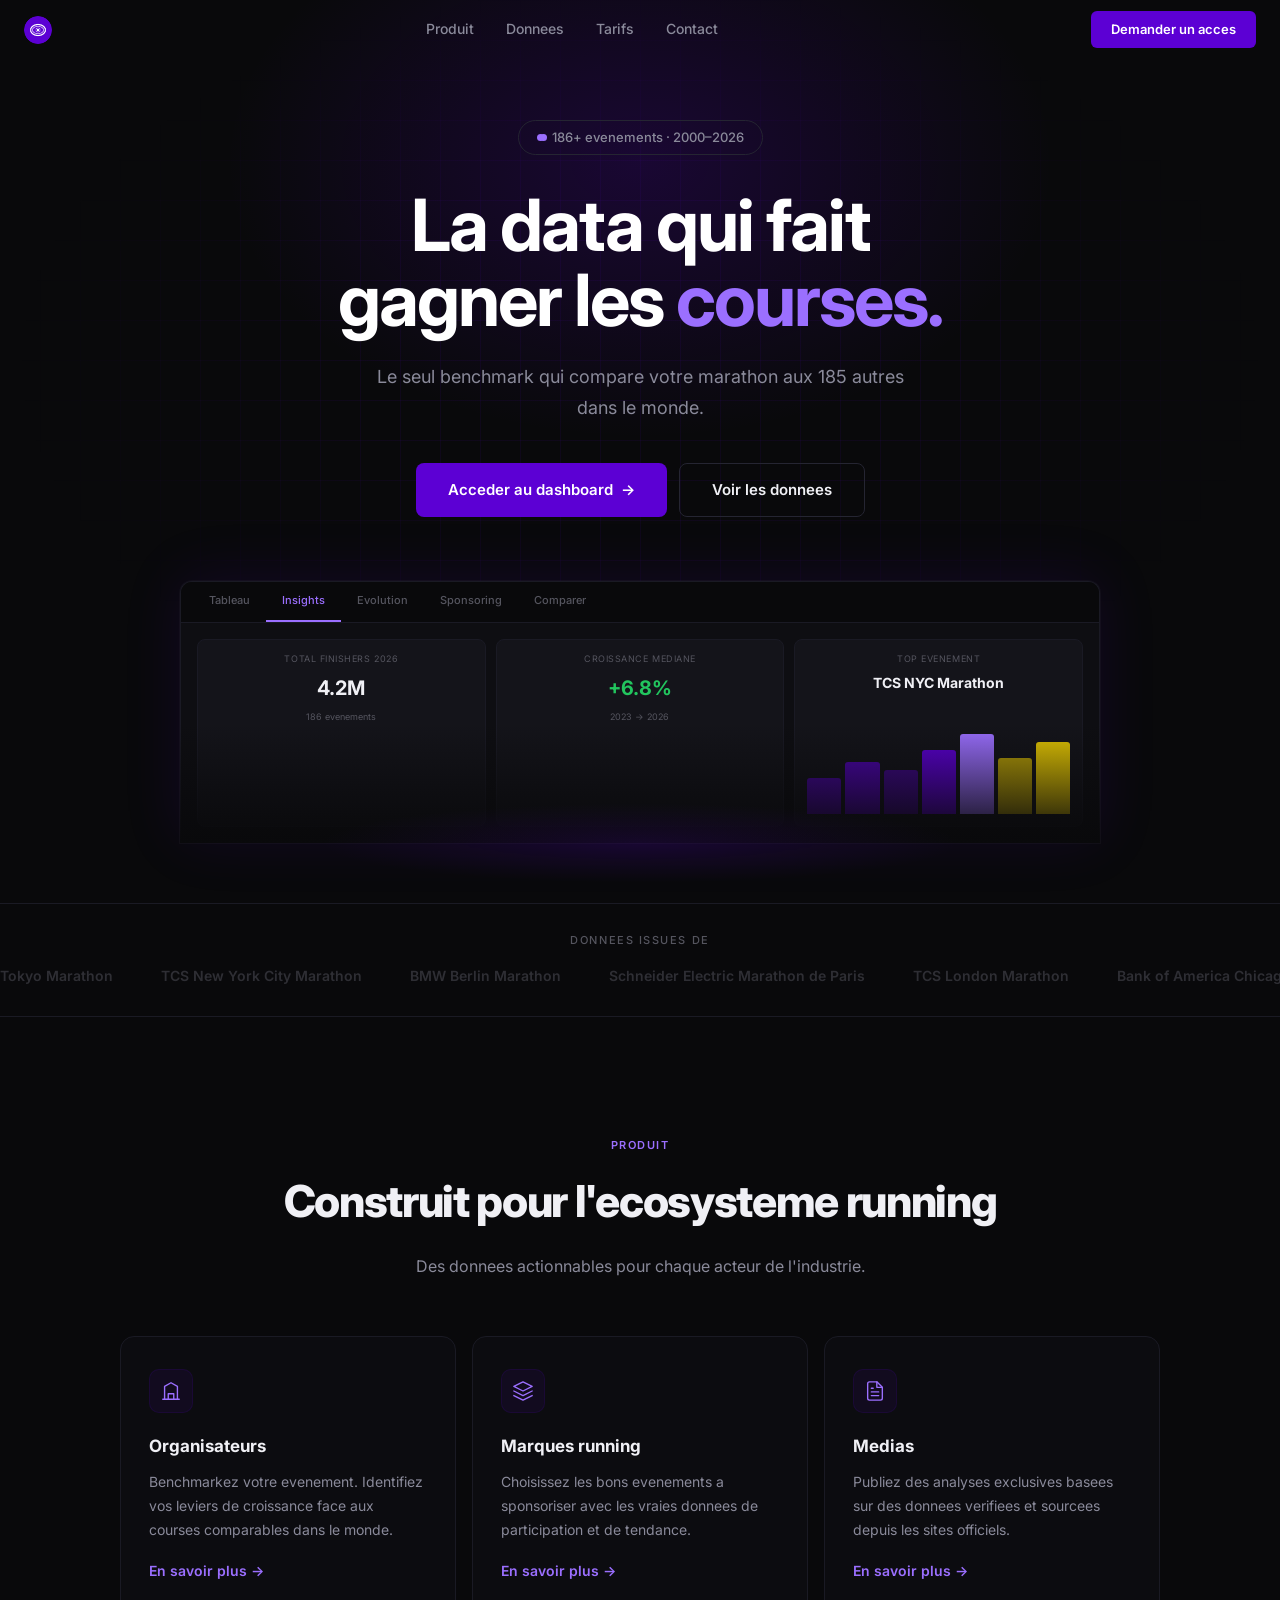
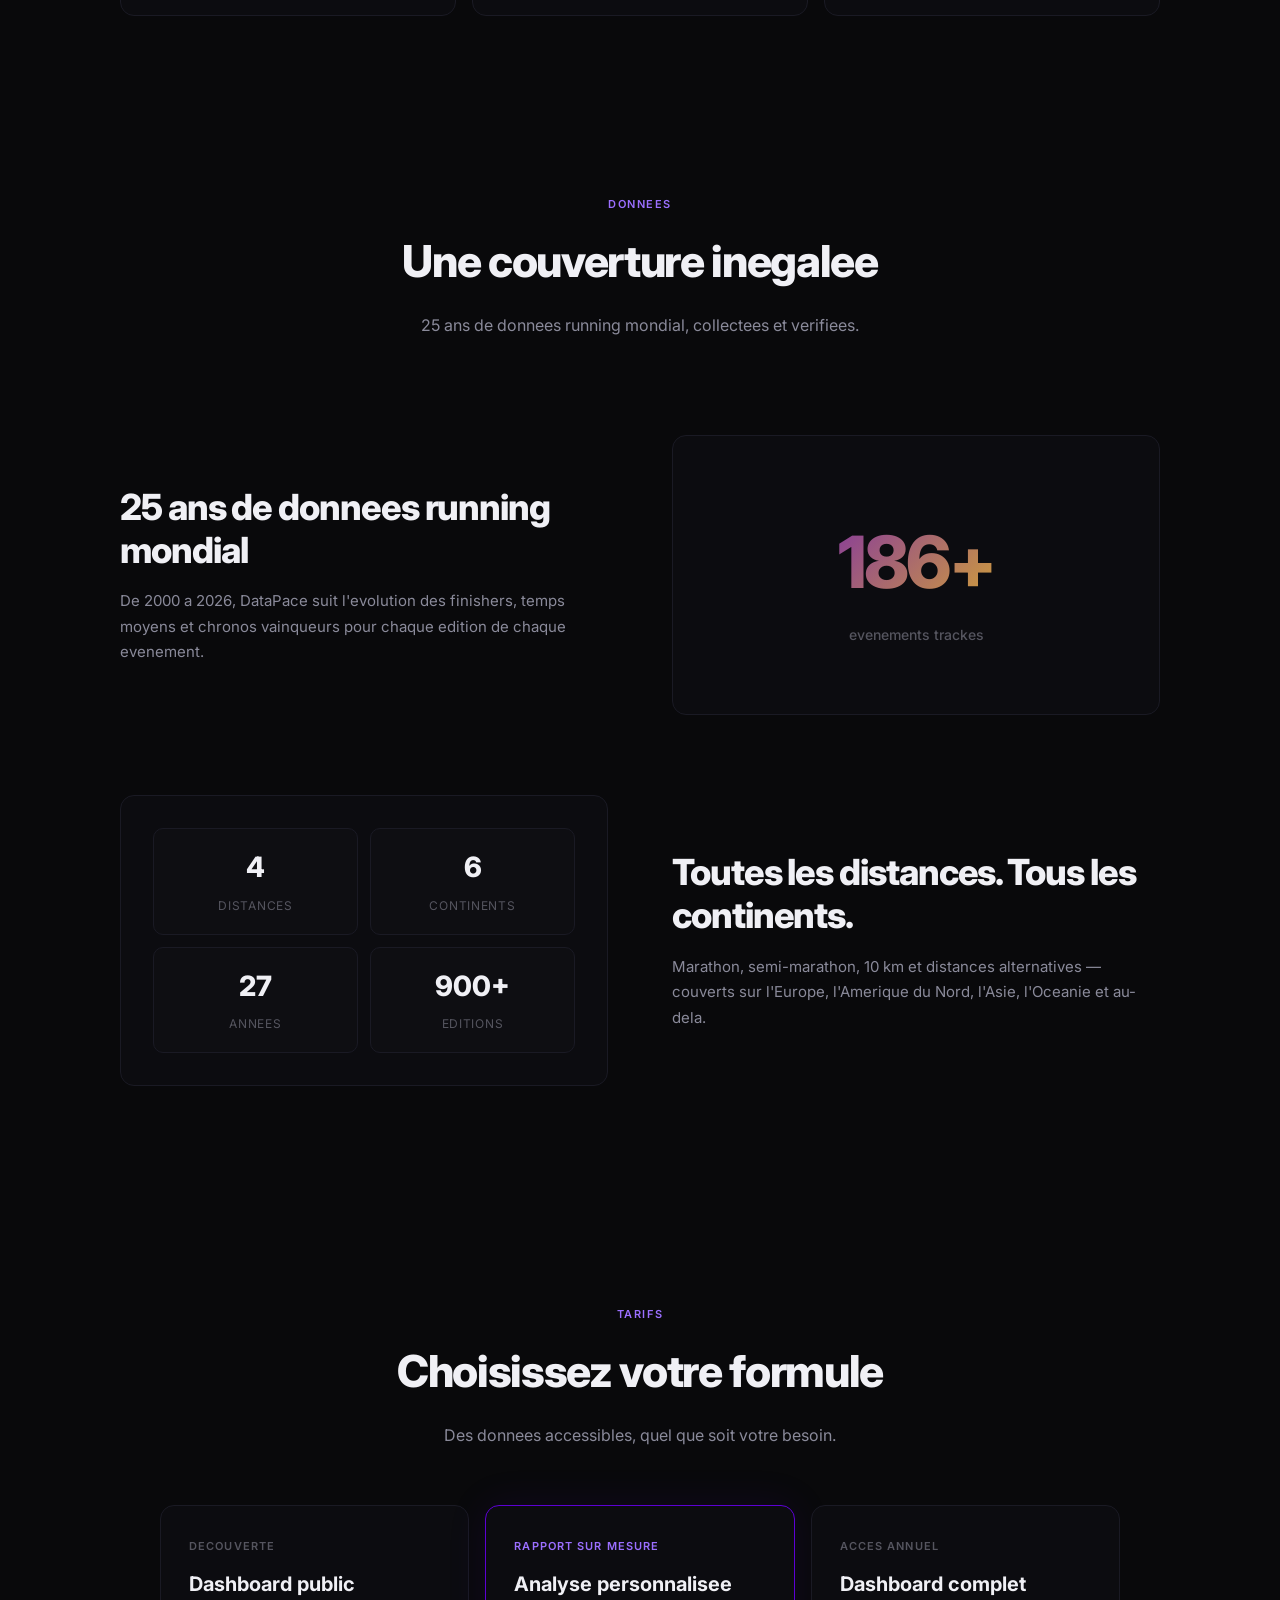
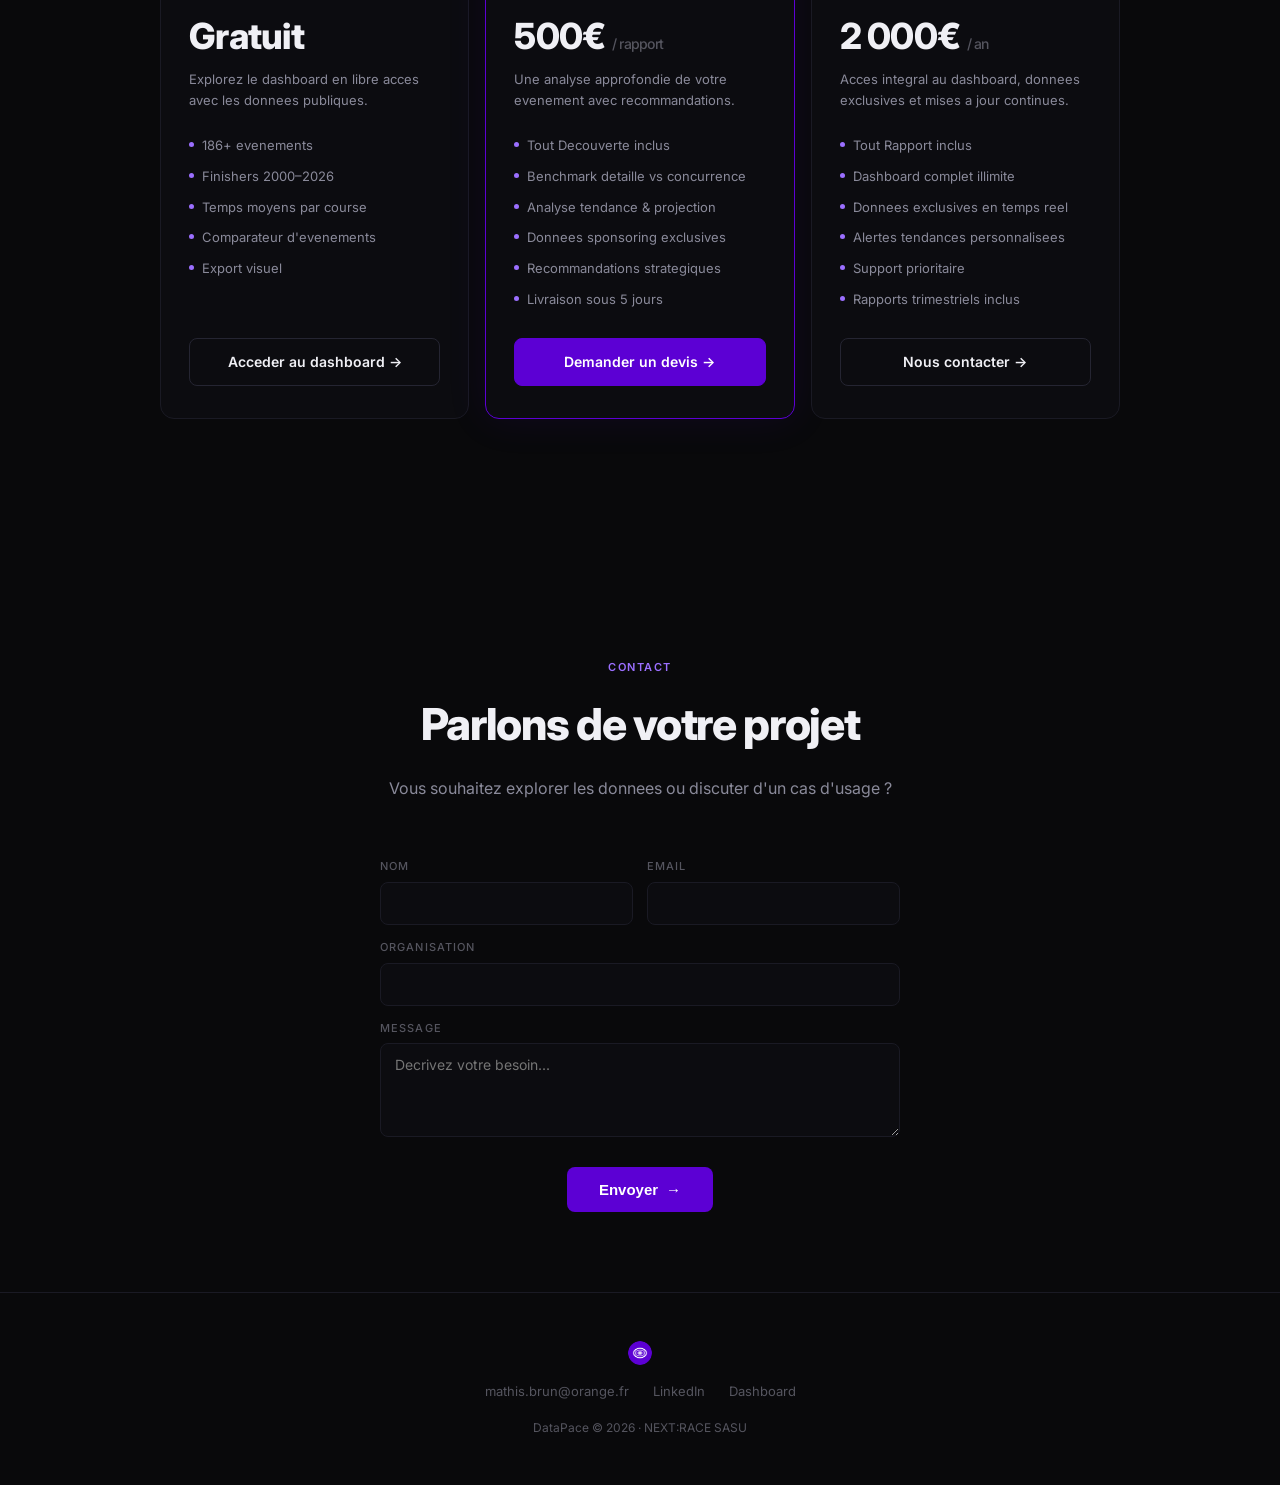
<file: index.html>
<!DOCTYPE html>
<html lang="fr">
<head>
<meta charset="UTF-8">
<meta name="viewport" content="width=device-width, initial-scale=1.0">
<title>DataPace</title>
<meta name="description" content="DataPace agrege les donnees de finishers, temps moyens et tendances des plus grands evenements running mondiaux. 186+ evenements, 2000-2026.">
<meta property="og:title" content="DataPace — La data qui fait gagner les courses">
<meta property="og:description" content="DataPace agrege les donnees de finishers, temps moyens et tendances des plus grands evenements running mondiaux.">
<meta property="og:type" content="website">
<meta property="og:url" content="https://mathbrn.github.io/datapace/">
<meta http-equiv="X-Content-Type-Options" content="nosniff">
<meta http-equiv="X-Frame-Options" content="SAMEORIGIN">
<meta name="referrer" content="strict-origin-when-cross-origin">
<link rel="icon" href="assets/Logo_DataPace_primary.png" type="image/png">
<link rel="preconnect" href="https://fonts.googleapis.com">
<link rel="preconnect" href="https://fonts.gstatic.com" crossorigin>
<link href="https://fonts.googleapis.com/css2?family=Inter:wght@400;500;600;700;800&display=swap" rel="stylesheet">
<style>
:root{
  --bg:#09090b;--bg2:#0e0e12;--bg3:#14141a;--card:#0c0c10;
  --border:#1a1a24;--border2:#252532;
  --text:#f0f0f5;--text2:#8a8a9a;--text3:#55555f;
  --purple:#5C00D4;--purple2:#7B2FFF;--purple-soft:#9B6FFF;
  --yellow:#FCDB00;
}
*{box-sizing:border-box;margin:0;padding:0;}
html{scroll-behavior:smooth;}
body{background:var(--bg);color:var(--text);font-family:'Inter',system-ui,sans-serif;-webkit-font-smoothing:antialiased;overflow-x:hidden;line-height:1.6;}
a{color:inherit;text-decoration:none;}
img{display:block;max-width:100%;}
.container{max-width:1120px;margin:0 auto;padding:0 24px;}

/* Fade-in on scroll */
.reveal{opacity:0;transform:translateY(28px);transition:opacity .7s cubic-bezier(.22,1,.36,1),transform .7s cubic-bezier(.22,1,.36,1);}
.reveal.visible{opacity:1;transform:none;}
.reveal-d1{transition-delay:.1s;}.reveal-d2{transition-delay:.2s;}.reveal-d3{transition-delay:.3s;}

/* Sequential hero fade-in */
@keyframes hero-in{from{opacity:0;transform:translateY(20px)}to{opacity:1;transform:none}}
.hero-seq{opacity:0;animation:hero-in .7s cubic-bezier(.22,1,.36,1) forwards;}
.hero-seq-1{animation-delay:.1s}
.hero-seq-2{animation-delay:.25s}
.hero-seq-3{animation-delay:.4s}
.hero-seq-4{animation-delay:.55s}
.hero-seq-5{animation-delay:.75s}

/* ====== NAVBAR ====== */
.nav{position:fixed;top:0;left:0;right:0;z-index:200;padding:0 24px;height:60px;display:flex;align-items:center;justify-content:space-between;transition:background .3s,border-color .3s;border-bottom:1px solid transparent;}
.nav.scrolled{background:rgba(9,9,11,.85);backdrop-filter:blur(16px);-webkit-backdrop-filter:blur(16px);border-bottom-color:var(--border);}
.nav-logo{height:28px;border-radius:50%;}
.nav-links{display:flex;gap:32px;font-size:14px;font-weight:500;color:var(--text2);}
.nav-links a{transition:color .2s;}.nav-links a:hover{color:var(--text);}
.nav-cta{background:var(--purple);color:#fff;padding:8px 20px;border-radius:6px;font-size:13px;font-weight:600;transition:all .25s;}
.nav-cta:hover{background:var(--purple2);transform:translateY(-1px);}
@media(max-width:768px){.nav-links{display:none;}}

/* ====== HERO ====== */
.hero{min-height:100vh;display:flex;flex-direction:column;align-items:center;justify-content:center;text-align:center;padding:120px 24px 60px;position:relative;overflow:hidden;}
/* Grid background */
.hero::before{content:'';position:absolute;inset:0;background-image:linear-gradient(rgba(92,0,212,.08) 1px,transparent 1px),linear-gradient(90deg,rgba(92,0,212,.08) 1px,transparent 1px);background-size:40px 40px;pointer-events:none;mask-image:radial-gradient(ellipse 70% 60% at 50% 40%,#000 30%,transparent 70%);-webkit-mask-image:radial-gradient(ellipse 70% 60% at 50% 40%,#000 30%,transparent 70%);}
/* Glow */
.hero-glow{position:absolute;top:18%;left:50%;transform:translate(-50%,-50%);width:900px;height:600px;background:radial-gradient(ellipse,rgba(92,0,212,.2) 0%,transparent 65%);pointer-events:none;}
/* Badge */
.hero-badge{display:inline-flex;align-items:center;gap:8px;padding:6px 18px;border:1px solid var(--border2);border-radius:100px;font-size:13px;font-weight:500;color:var(--text2);margin-bottom:32px;position:relative;}
.hero-badge-dot{width:7px;height:7px;border-radius:50%;background:var(--purple-soft);flex-shrink:0;}
.hero-badge-dot::after{content:'';position:absolute;width:7px;height:7px;border-radius:50%;background:var(--purple-soft);animation:badge-pulse 2s ease-in-out infinite;}
@keyframes badge-pulse{0%,100%{opacity:1;transform:scale(1)}50%{opacity:0;transform:scale(2.5)}}
/* H1 */
.hero-h1{font-size:72px;font-weight:700;line-height:1.05;letter-spacing:-2px;margin-bottom:24px;max-width:780px;color:#fff;}
.hero-h1 em{font-style:normal;color:var(--purple-soft);}
@media(max-width:768px){.hero-h1{font-size:clamp(36px,8vw,56px);letter-spacing:-1px;}}
/* Subtitle */
.hero-p{font-size:18px;color:var(--text2);max-width:540px;margin-bottom:40px;line-height:1.7;font-weight:400;}
@media(max-width:768px){.hero-p{font-size:16px;}}
/* Buttons */
.hero-btns{display:flex;gap:12px;flex-wrap:wrap;justify-content:center;}
.btn-primary{background:var(--purple);color:#fff;padding:14px 32px;border-radius:8px;font-size:15px;font-weight:600;display:inline-flex;align-items:center;gap:8px;transition:all .3s;border:none;cursor:pointer;}
.btn-primary:hover{background:var(--purple2);transform:translateY(-2px);box-shadow:0 8px 30px rgba(92,0,212,.35);}
.btn-ghost{background:transparent;color:var(--text);padding:14px 32px;border-radius:8px;font-size:15px;font-weight:600;border:1px solid var(--border2);display:inline-flex;align-items:center;gap:8px;transition:all .3s;cursor:pointer;}
.btn-ghost:hover{border-color:var(--text3);background:rgba(255,255,255,.03);}

/* ====== DASHBOARD MOCKUP ====== */
.hero-mockup-wrap{margin-top:64px;width:100%;max-width:920px;position:relative;}
.hero-mockup-frame{border-radius:12px 12px 0 0;border:1px solid var(--border);border-bottom:none;overflow:hidden;background:var(--bg2);box-shadow:0 -4px 60px rgba(92,0,212,.12),0 0 0 1px rgba(255,255,255,.03);}
/* Fake tabs bar */
.mock-tabs{display:flex;gap:0;border-bottom:1px solid var(--border);background:var(--bg);padding:0 12px;}
.mock-tab{padding:10px 16px;font-size:11px;font-weight:500;color:var(--text3);border-bottom:2px solid transparent;transition:all .2s;}
.mock-tab.active{color:var(--purple-soft);border-bottom-color:var(--purple-soft);}
/* Fake dashboard body */
.mock-body{padding:16px;display:grid;grid-template-columns:1fr 1fr 1fr;gap:10px;min-height:220px;}
.mock-card{background:var(--bg3);border:1px solid var(--border);border-radius:8px;padding:12px;display:flex;flex-direction:column;gap:6px;}
.mock-card-label{font-size:9px;color:var(--text3);text-transform:uppercase;letter-spacing:.06em;}
.mock-card-val{font-size:20px;font-weight:700;color:var(--text);}
.mock-card-sub{font-size:9px;color:var(--text3);}
/* Fake chart bars */
.mock-bars{display:flex;align-items:flex-end;gap:4px;height:80px;margin-top:auto;}
.mock-bar{flex:1;border-radius:3px 3px 0 0;transition:height .3s;}
/* Bottom fade */
.hero-mockup-fade{position:absolute;bottom:0;left:0;right:0;height:120px;background:linear-gradient(to top,var(--bg) 0%,transparent 100%);pointer-events:none;}
/* Purple glow under mockup */
.hero-mockup-glow{position:absolute;bottom:-40px;left:50%;transform:translateX(-50%);width:70%;height:80px;background:radial-gradient(ellipse,rgba(92,0,212,.15) 0%,transparent 70%);pointer-events:none;}
@media(max-width:768px){.mock-body{grid-template-columns:1fr 1fr;}.mock-card:nth-child(3){display:none;}}

/* ====== LOGOS BANNER ====== */
.logos-section{border-top:1px solid var(--border);border-bottom:1px solid var(--border);padding:28px 0;overflow:hidden;position:relative;}
.logos-label{text-align:center;font-size:11px;text-transform:uppercase;letter-spacing:.14em;color:var(--text3);margin-bottom:16px;font-weight:500;}
.logos-track{display:flex;gap:48px;animation:scroll-x 30s linear infinite;width:max-content;}
.logos-track span{font-size:14px;font-weight:600;color:var(--text3);white-space:nowrap;opacity:.5;}
@keyframes scroll-x{0%{transform:translateX(0)}100%{transform:translateX(-50%)}}

/* ====== SECTIONS ====== */
.section{padding:120px 24px;}
.section-label{font-size:11px;text-transform:uppercase;letter-spacing:.14em;color:var(--purple-soft);font-weight:600;text-align:center;margin-bottom:12px;}
.section-h2{font-size:clamp(28px,4vw,44px);font-weight:800;text-align:center;letter-spacing:-.03em;margin-bottom:16px;}
.section-p{text-align:center;color:var(--text2);font-size:16px;max-width:520px;margin:0 auto 56px;line-height:1.7;}
.cards{display:grid;grid-template-columns:repeat(3,1fr);gap:16px;max-width:1040px;margin:0 auto;}
@media(max-width:768px){.cards{grid-template-columns:1fr;max-width:440px;}}
.card{background:var(--card);border:1px solid var(--border);border-radius:14px;padding:32px 28px;transition:all .35s;position:relative;}
.card:hover{border-color:var(--purple);transform:translateY(-4px);box-shadow:0 16px 48px rgba(92,0,212,.08);}
.card-icon{width:44px;height:44px;border-radius:10px;background:rgba(92,0,212,.08);border:1px solid rgba(92,0,212,.12);display:flex;align-items:center;justify-content:center;margin-bottom:20px;}
.card-icon svg{width:22px;height:22px;stroke:var(--purple-soft);fill:none;stroke-width:1.5;stroke-linecap:round;stroke-linejoin:round;}
.card h3{font-size:17px;font-weight:700;margin-bottom:10px;}
.card p{font-size:14px;color:var(--text2);line-height:1.7;margin-bottom:16px;}
.card-arrow{font-size:14px;color:var(--purple-soft);font-weight:600;display:inline-flex;align-items:center;gap:4px;transition:gap .2s;}
.card:hover .card-arrow{gap:8px;}

/* ====== DATA SECTION ====== */
.data-row{display:grid;grid-template-columns:1fr 1fr;gap:64px;align-items:center;max-width:1040px;margin:0 auto;padding:40px 0;}
@media(max-width:768px){.data-row{grid-template-columns:1fr;gap:40px;}}
.data-row.reverse{direction:rtl;}.data-row.reverse>*{direction:ltr;}
.data-text h3{font-size:clamp(24px,3vw,36px);font-weight:800;letter-spacing:-.03em;margin-bottom:16px;line-height:1.2;}
.data-text p{font-size:15px;color:var(--text2);line-height:1.7;}
.data-visual{background:var(--card);border:1px solid var(--border);border-radius:14px;padding:32px;min-height:280px;display:flex;flex-direction:column;justify-content:center;}
.data-stat{text-align:center;}
.data-stat-num{font-size:clamp(48px,6vw,72px);font-weight:800;letter-spacing:-.04em;background:linear-gradient(135deg,var(--purple),var(--yellow));-webkit-background-clip:text;-webkit-text-fill-color:transparent;background-clip:text;}
.data-stat-label{font-size:14px;color:var(--text3);margin-top:4px;font-weight:500;}
.data-geo{display:grid;grid-template-columns:1fr 1fr;gap:12px;}
.data-geo-item{background:var(--bg2);border:1px solid var(--border);border-radius:10px;padding:16px;text-align:center;}
.data-geo-item strong{display:block;font-size:28px;font-weight:800;color:var(--text);margin-bottom:2px;}
.data-geo-item span{font-size:12px;color:var(--text3);text-transform:uppercase;letter-spacing:.06em;}

/* ====== TARIFS ====== */
.pricing-cards{display:grid;grid-template-columns:repeat(3,1fr);gap:16px;max-width:960px;margin:0 auto;}
@media(max-width:768px){.pricing-cards{grid-template-columns:1fr;max-width:400px;}}
.pricing-card{background:var(--card);border:1px solid var(--border);border-radius:14px;padding:32px 28px;display:flex;flex-direction:column;transition:all .35s;}
.pricing-card.featured{border-color:var(--purple);box-shadow:0 0 40px rgba(92,0,212,.1);}
.pricing-tag{font-size:11px;text-transform:uppercase;letter-spacing:.1em;color:var(--text3);font-weight:600;margin-bottom:12px;}
.pricing-card.featured .pricing-tag{color:var(--purple-soft);}
.pricing-name{font-size:20px;font-weight:700;margin-bottom:8px;}
.pricing-price{font-size:36px;font-weight:800;letter-spacing:-.02em;margin-bottom:4px;}
.pricing-price span{font-size:14px;font-weight:500;color:var(--text3);}
.pricing-desc{font-size:13px;color:var(--text2);line-height:1.6;margin-bottom:24px;}
.pricing-list{list-style:none;display:flex;flex-direction:column;gap:10px;margin-bottom:28px;flex:1;}
.pricing-list li{font-size:13px;color:var(--text2);display:flex;align-items:flex-start;gap:8px;}
.pricing-list li::before{content:'';display:block;width:5px;height:5px;border-radius:50%;background:var(--purple-soft);margin-top:7px;flex-shrink:0;}
.pricing-btn{display:block;text-align:center;padding:12px;border-radius:8px;font-size:14px;font-weight:600;transition:all .3s;border:1px solid var(--border2);color:var(--text);}
.pricing-btn:hover{border-color:var(--text3);background:rgba(255,255,255,.03);}
.pricing-card.featured .pricing-btn{background:var(--purple);border-color:var(--purple);color:#fff;}
.pricing-card.featured .pricing-btn:hover{background:var(--purple2);transform:translateY(-1px);}

/* ====== CONTACT ====== */
.form-input{width:100%;background:var(--card);border:1px solid var(--border);border-radius:8px;padding:12px 14px;color:var(--text);font-size:14px;font-family:inherit;outline:none;transition:border-color .2s;}
.form-input:focus{border-color:var(--purple);}
.form-label{display:block;font-size:11px;text-transform:uppercase;letter-spacing:.1em;color:var(--text3);margin-bottom:6px;font-weight:500;}

/* ====== FOOTER ====== */
.footer{padding:48px 24px;border-top:1px solid var(--border);text-align:center;}
.footer-logo{height:24px;border-radius:50%;margin:0 auto 16px;}
.footer-links{display:flex;justify-content:center;gap:24px;font-size:13px;color:var(--text3);flex-wrap:wrap;margin-bottom:16px;}
.footer-links a{transition:color .2s;}.footer-links a:hover{color:var(--text);}
.footer-copy{font-size:12px;color:var(--text3);}
</style>
</head>
<body>

<!-- NAVBAR -->
<nav class="nav" id="navbar">
  <img src="assets/Logo_DataPace_primary.png" alt="DataPace" class="nav-logo">
  <div class="nav-links">
    <a href="#produit">Produit</a>
    <a href="#donnees">Donnees</a>
    <a href="#tarifs">Tarifs</a>
    <a href="#contact">Contact</a>
  </div>
  <a href="#contact" class="nav-cta">Demander un acces</a>
</nav>

<!-- HERO -->
<section class="hero">
  <div class="hero-glow"></div>

  <div class="hero-badge hero-seq hero-seq-1">
    <span class="hero-badge-dot"></span>
    186+ evenements &middot; 2000&ndash;2026
  </div>

  <h1 class="hero-h1 hero-seq hero-seq-2">La data qui fait<br>gagner les <em>courses.</em></h1>

  <p class="hero-p hero-seq hero-seq-3">Le seul benchmark qui compare votre marathon aux 185 autres dans le monde.</p>

  <div class="hero-btns hero-seq hero-seq-4">
    <a href="datapace_dashboard.html" class="btn-primary">Acceder au dashboard <span>&rarr;</span></a>
    <a href="#donnees" class="btn-ghost">Voir les donnees</a>
  </div>

  <!-- Dashboard mockup -->
  <div class="hero-mockup-wrap hero-seq hero-seq-5">
    <div class="hero-mockup-frame">
      <div class="mock-tabs">
        <div class="mock-tab">Tableau</div>
        <div class="mock-tab active">Insights</div>
        <div class="mock-tab">Evolution</div>
        <div class="mock-tab">Sponsoring</div>
        <div class="mock-tab">Comparer</div>
      </div>
      <div class="mock-body">
        <div class="mock-card">
          <div class="mock-card-label">Total finishers 2026</div>
          <div class="mock-card-val">4.2M</div>
          <div class="mock-card-sub">186 evenements</div>
        </div>
        <div class="mock-card">
          <div class="mock-card-label">Croissance mediane</div>
          <div class="mock-card-val" style="color:#22C55E">+6.8%</div>
          <div class="mock-card-sub">2023 &rarr; 2026</div>
        </div>
        <div class="mock-card">
          <div class="mock-card-label">Top evenement</div>
          <div class="mock-card-val" style="font-size:14px">TCS NYC Marathon</div>
          <div class="mock-bars">
            <div class="mock-bar" style="height:45%;background:var(--purple);opacity:.7"></div>
            <div class="mock-bar" style="height:65%;background:var(--purple);opacity:.8"></div>
            <div class="mock-bar" style="height:55%;background:var(--purple);opacity:.6"></div>
            <div class="mock-bar" style="height:80%;background:var(--purple)"></div>
            <div class="mock-bar" style="height:100%;background:var(--purple-soft)"></div>
            <div class="mock-bar" style="height:70%;background:var(--yellow);opacity:.7"></div>
            <div class="mock-bar" style="height:90%;background:var(--yellow);opacity:.9"></div>
          </div>
        </div>
      </div>
    </div>
    <div class="hero-mockup-fade"></div>
    <div class="hero-mockup-glow"></div>
  </div>
</section>

<!-- LOGOS BANNER -->
<div class="logos-section">
  <div class="logos-label">Donnees issues de</div>
  <div class="logos-track">
    <span>Tokyo Marathon</span><span>TCS New York City Marathon</span><span>BMW Berlin Marathon</span>
    <span>Schneider Electric Marathon de Paris</span><span>TCS London Marathon</span>
    <span>Bank of America Chicago Marathon</span><span>TCS Sydney Marathon</span>
    <span>Boston Marathon</span><span>Valencia Marathon</span><span>NN Marathon Rotterdam</span>
    <span>HOKA Semi de Paris</span><span>Great North Run</span>
    <span>Tokyo Marathon</span><span>TCS New York City Marathon</span><span>BMW Berlin Marathon</span>
    <span>Schneider Electric Marathon de Paris</span><span>TCS London Marathon</span>
    <span>Bank of America Chicago Marathon</span><span>TCS Sydney Marathon</span>
    <span>Boston Marathon</span><span>Valencia Marathon</span><span>NN Marathon Rotterdam</span>
    <span>HOKA Semi de Paris</span><span>Great North Run</span>
  </div>
</div>

<!-- POUR QUI -->
<section class="section" id="produit">
  <div class="section-label reveal">Produit</div>
  <h2 class="section-h2 reveal">Construit pour l'ecosysteme running</h2>
  <p class="section-p reveal">Des donnees actionnables pour chaque acteur de l'industrie.</p>
  <div class="cards">
    <div class="card reveal reveal-d1">
      <div class="card-icon"><svg viewBox="0 0 24 24"><path d="M3 21h18M5 21V7l7-4 7 4v14M9 21v-6h6v6"/></svg></div>
      <h3>Organisateurs</h3>
      <p>Benchmarkez votre evenement. Identifiez vos leviers de croissance face aux courses comparables dans le monde.</p>
      <span class="card-arrow">En savoir plus &rarr;</span>
    </div>
    <div class="card reveal reveal-d2">
      <div class="card-icon"><svg viewBox="0 0 24 24"><path d="M12 2L2 7l10 5 10-5-10-5zM2 17l10 5 10-5M2 12l10 5 10-5"/></svg></div>
      <h3>Marques running</h3>
      <p>Choisissez les bons evenements a sponsoriser avec les vraies donnees de participation et de tendance.</p>
      <span class="card-arrow">En savoir plus &rarr;</span>
    </div>
    <div class="card reveal reveal-d3">
      <div class="card-icon"><svg viewBox="0 0 24 24"><path d="M14 2H6a2 2 0 0 0-2 2v16a2 2 0 0 0 2 2h12a2 2 0 0 0 2-2V8z"/><polyline points="14 2 14 8 20 8"/><line x1="16" y1="13" x2="8" y2="13"/><line x1="16" y1="17" x2="8" y2="17"/><polyline points="10 9 9 9 8 9"/></svg></div>
      <h3>Medias</h3>
      <p>Publiez des analyses exclusives basees sur des donnees verifiees et sourcees depuis les sites officiels.</p>
      <span class="card-arrow">En savoir plus &rarr;</span>
    </div>
  </div>
</section>

<!-- DONNEES -->
<section class="section" id="donnees" style="padding-top:60px;">
  <div class="section-label reveal">Donnees</div>
  <h2 class="section-h2 reveal">Une couverture inegalee</h2>
  <p class="section-p reveal">25 ans de donnees running mondial, collectees et verifiees.</p>
  <div class="data-row reveal">
    <div class="data-text">
      <h3>25 ans de donnees running mondial</h3>
      <p>De 2000 a 2026, DataPace suit l'evolution des finishers, temps moyens et chronos vainqueurs pour chaque edition de chaque evenement.</p>
    </div>
    <div class="data-visual">
      <div class="data-stat"><div class="data-stat-num">186+</div><div class="data-stat-label">evenements trackes</div></div>
    </div>
  </div>
  <div class="data-row reverse reveal">
    <div class="data-text">
      <h3>Toutes les distances. Tous les continents.</h3>
      <p>Marathon, semi-marathon, 10 km et distances alternatives &mdash; couverts sur l'Europe, l'Amerique du Nord, l'Asie, l'Oceanie et au-dela.</p>
    </div>
    <div class="data-visual">
      <div class="data-geo">
        <div class="data-geo-item"><strong>4</strong><span>distances</span></div>
        <div class="data-geo-item"><strong>6</strong><span>continents</span></div>
        <div class="data-geo-item"><strong>27</strong><span>annees</span></div>
        <div class="data-geo-item"><strong>900+</strong><span>editions</span></div>
      </div>
    </div>
  </div>
</section>

<!-- TARIFS -->
<section class="section" id="tarifs" style="padding-top:60px;">
  <div class="section-label reveal">Tarifs</div>
  <h2 class="section-h2 reveal">Choisissez votre formule</h2>
  <p class="section-p reveal">Des donnees accessibles, quel que soit votre besoin.</p>
  <div class="pricing-cards">
    <div class="pricing-card reveal reveal-d1">
      <div class="pricing-tag">Decouverte</div>
      <div class="pricing-name">Dashboard public</div>
      <div class="pricing-price">Gratuit</div>
      <div class="pricing-desc">Explorez le dashboard en libre acces avec les donnees publiques.</div>
      <ul class="pricing-list">
        <li>186+ evenements</li>
        <li>Finishers 2000&ndash;2026</li>
        <li>Temps moyens par course</li>
        <li>Comparateur d'evenements</li>
        <li>Export visuel</li>
      </ul>
      <a href="datapace_dashboard.html" class="pricing-btn">Acceder au dashboard &rarr;</a>
    </div>
    <div class="pricing-card featured reveal reveal-d2">
      <div class="pricing-tag">Rapport sur mesure</div>
      <div class="pricing-name">Analyse personnalisee</div>
      <div class="pricing-price">500&euro; <span>/ rapport</span></div>
      <div class="pricing-desc">Une analyse approfondie de votre evenement avec recommandations.</div>
      <ul class="pricing-list">
        <li>Tout Decouverte inclus</li>
        <li>Benchmark detaille vs concurrence</li>
        <li>Analyse tendance &amp; projection</li>
        <li>Donnees sponsoring exclusives</li>
        <li>Recommandations strategiques</li>
        <li>Livraison sous 5 jours</li>
      </ul>
      <a href="#contact" class="pricing-btn">Demander un devis &rarr;</a>
    </div>
    <div class="pricing-card reveal reveal-d3">
      <div class="pricing-tag">Acces annuel</div>
      <div class="pricing-name">Dashboard complet</div>
      <div class="pricing-price">2 000&euro; <span>/ an</span></div>
      <div class="pricing-desc">Acces integral au dashboard, donnees exclusives et mises a jour continues.</div>
      <ul class="pricing-list">
        <li>Tout Rapport inclus</li>
        <li>Dashboard complet illimite</li>
        <li>Donnees exclusives en temps reel</li>
        <li>Alertes tendances personnalisees</li>
        <li>Support prioritaire</li>
        <li>Rapports trimestriels inclus</li>
      </ul>
      <a href="#contact" class="pricing-btn">Nous contacter &rarr;</a>
    </div>
  </div>
</section>

<!-- CONTACT -->
<section class="section" id="contact" style="padding-bottom:80px;">
  <div class="section-label reveal">Contact</div>
  <h2 class="section-h2 reveal">Parlons de votre projet</h2>
  <p class="section-p reveal">Vous souhaitez explorer les donnees ou discuter d'un cas d'usage ?</p>
  <form style="max-width:520px;margin:0 auto;display:grid;grid-template-columns:1fr 1fr;gap:14px;" action="https://formsubmit.co/mathis.brun@orange.fr" method="POST" class="reveal">
    <input type="hidden" name="_subject" value="DataPace - Demande d'acces">
    <input type="hidden" name="_captcha" value="false">
    <input type="hidden" name="_next" value="https://mathbrn.github.io/datapace/">
    <div><label class="form-label">Nom</label><input type="text" name="name" required class="form-input"></div>
    <div><label class="form-label">Email</label><input type="email" name="email" required class="form-input"></div>
    <div style="grid-column:1/-1"><label class="form-label">Organisation</label><input type="text" name="organization" class="form-input"></div>
    <div style="grid-column:1/-1"><label class="form-label">Message</label><textarea name="message" rows="4" placeholder="Decrivez votre besoin..." class="form-input" style="resize:vertical;"></textarea></div>
    <div style="grid-column:1/-1;text-align:center;margin-top:8px;"><button type="submit" class="btn-primary" style="border:none;cursor:pointer;">Envoyer <span>&rarr;</span></button></div>
  </form>
</section>

<!-- FOOTER -->
<footer class="footer">
  <img src="assets/Logo_DataPace_primary.png" alt="DataPace" class="footer-logo">
  <div class="footer-links">
    <a href="mailto:mathis.brun@orange.fr">mathis.brun@orange.fr</a>
    <a href="https://www.linkedin.com/in/mathis-brun/" target="_blank" rel="noopener">LinkedIn</a>
    <a href="datapace_dashboard.html">Dashboard</a>
  </div>
  <div class="footer-copy">DataPace &copy; 2026 &middot; NEXT:RACE SASU</div>
</footer>

<script>
// Navbar scroll
var nav=document.getElementById('navbar');
window.addEventListener('scroll',function(){nav.classList.toggle('scrolled',window.scrollY>40);});
// Reveal on scroll
var reveals=document.querySelectorAll('.reveal');
var io=new IntersectionObserver(function(entries){entries.forEach(function(e){if(e.isIntersecting){e.target.classList.add('visible');io.unobserve(e.target);}});},{threshold:0.15,rootMargin:'0px 0px -40px 0px'});
reveals.forEach(function(el){io.observe(el);});
</script>
</body>
</html>
</file>
